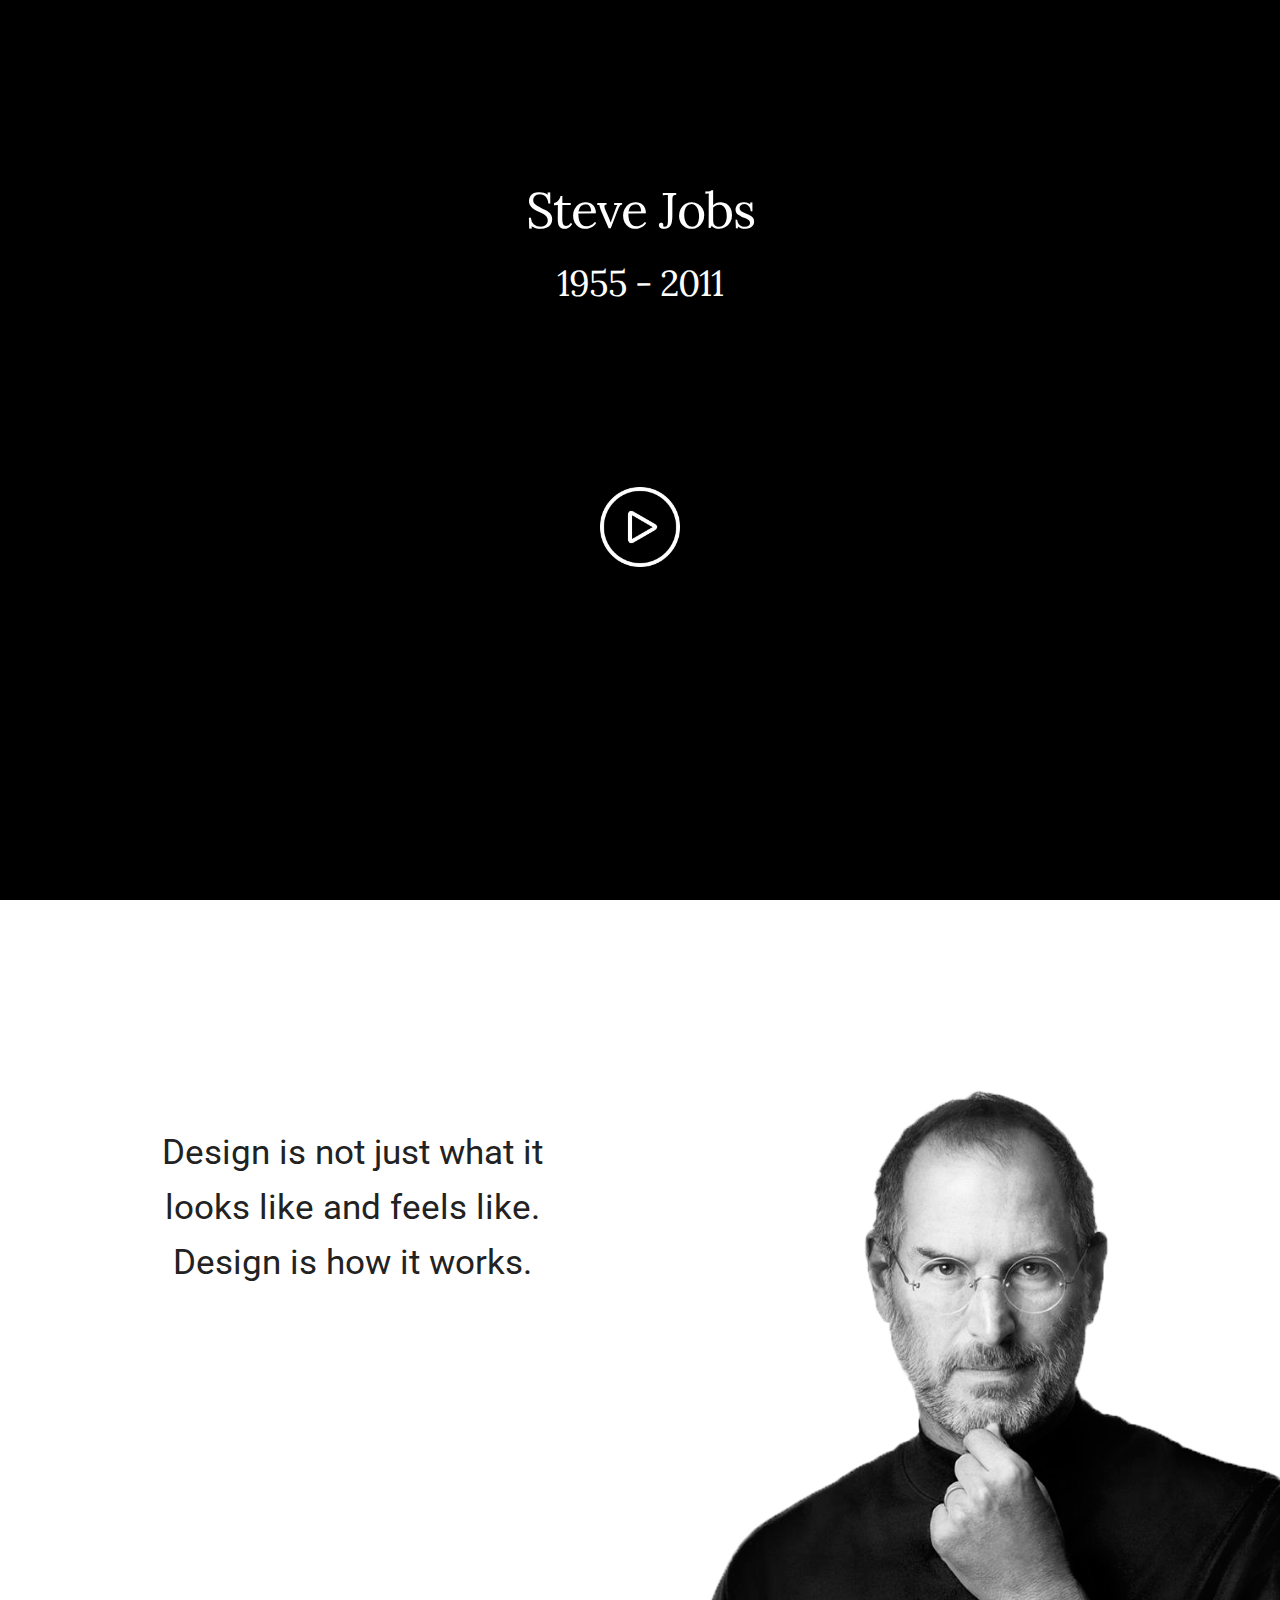
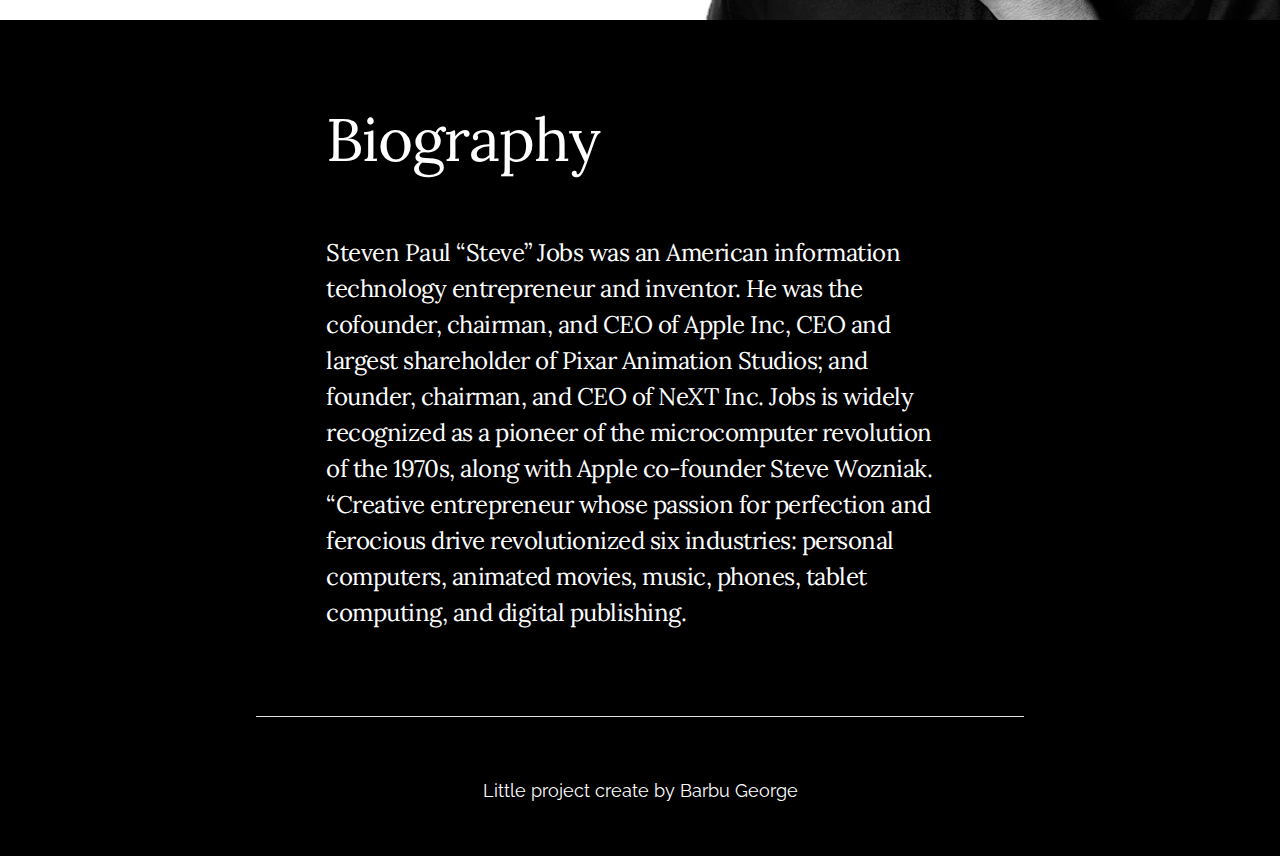
<file: tribute page/index.html>
<!DOCTYPE html>
<html lang="en">
<head>

  <meta charset="utf-8">
  <title>Steve Jobs</title>
  <meta name="description" content="A Steve Jobs tribute page.">
  <meta name="author" content="Barbu George">

  <meta name="viewport" content="width=device-width, initial-scale=1">

  <link href="//fonts.googleapis.com/css?family=Raleway:400,300,600" rel="stylesheet" type="text/css">
  <link href='https://fonts.googleapis.com/css?family=Lora:400,400italic,700,700italic' rel='stylesheet' type='text/css'>
  <link href='https://fonts.googleapis.com/css?family=Roboto:400,100,100italic,300,300italic,400italic,500,500italic,700,700italic,900,900italic' rel='stylesheet' type='text/css'>

  <link rel="stylesheet" href="css/main.css">
  <link rel="stylesheet" href="css/normalize.css">
  <link rel="stylesheet" href="css/skeleton.css">

  <link rel="icon" type="image/png" href="images/favicon.png">
  <link rel="stylesheet" href="https://maxcdn.bootstrapcdn.com/font-awesome/4.5.0/css/font-awesome.min.css">
</head>
<body>

  <div id="first-div">
    <div class="container">
      <div class="row">
        <div class="twelve columns" style="margin-top: 20vh">
          <h1 id="first-div-title">Steve Jobs</h1>
          <h3 id="first-div-subtitle">1955 - 2011</h3>
          <a href="https://www.youtube.com/watch?v=8rwsuXHA7RA"><img id="first-div-button" src="./images/Circular Play Button.png"></a>
        </div>
      </div>
    </div>
  </div>

  <div id="second-div">
    <div id="second-div-text"><div id="steve-jobs-quote">Design is not just what it looks like and feels like. Design is how it works.</div></div>
    <div id="second-div-image"><img id="steve-jobs-image" src="./images/steve-jobs.png"></div>
  </div>

  <div id="third-div">
    <div class="container">
      <div class="row">
        <div class="two columns"><br></div>
        <div class="eight columns" id="third-div-content">
          <h1 id="third-div-title">Biography</h1>
          <h5 id="third-div-text">Steven Paul “Steve” Jobs was an American information
technology entrepreneur and inventor. He was the cofounder,
chairman, and CEO of Apple Inc, CEO and largest shareholder
of Pixar Animation Studios; and founder, chairman, and CEO
of NeXT Inc. Jobs is widely recognized as a pioneer of the
microcomputer revolution of the 1970s, along with Apple
co-founder Steve Wozniak. “Creative entrepreneur whose
passion for perfection and ferocious drive revolutionized six
industries: personal computers, animated movies, music,
phones, tablet computing, and digital publishing.</p>
          </h5>
        </div>
        <div class="two columns"><br></div>
      </div>
      <hr width="80%">
    </div>
    <p id="author-text">Little project create by Barbu George</a></p>
  </div>

</body>
</html>
</file>
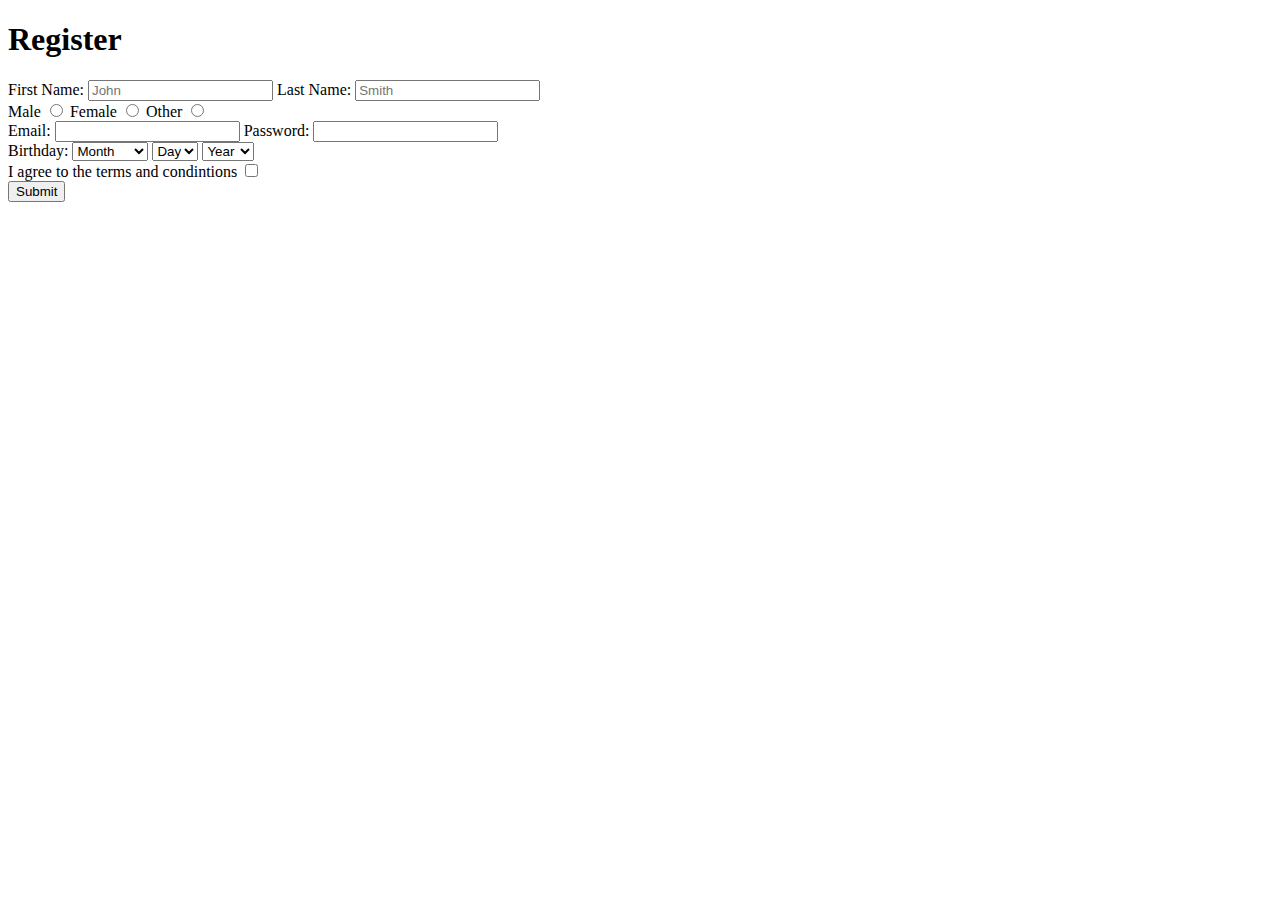
<file: formsAssignment.html>
<!DOCTYPE html>
<html>
<head>
	<title>Forms Assignment</title>
</head>
<body>

	<h1>Register</h1>

	<form>
		<label for="firstname">First Name:</label>
		<input id="firstname" type="text" name="Name" placeholder="John" required>

		<label for="lastname">Last Name:</label>
		<input id="lastname" type="text" name="Name" placeholder="Smith" required>
	</br>
	    <label for="male">Male</label>
	    <input id="male" type="radio" name="radio-choice" value="male" required>


	    <label for="female">Female</label>
	    <input id="female" type="radio" name="radio-choice" value="female" required>

	    <label for="other">Other</label>
	    <input id="other" type="radio" name="radio-choice" value="other" required>
    </br>

        <label for="email">Email:</label>
        <input id="email" type="email" name="" required>
        <label for="password">Password:</label>
        <input id="password" type="password" minlength="5" maxlength="10" required>
    </br>

        <label for="birthday">Birthday:</label>
        <select id="birthday" name="Month" >
        	<option>Month</option>
        	<option>January</option>
        	<option>February</option>
        	<option>March</option>
        </select>

        <select name="Day">
        	<option>Day</option>
        	<option>1</option>
        	<option>2</option>
        	<option>3</option>
        </select>

        <select name="Year">
        	<option>Year</option>
        	<option>1998</option>
        	<option>2012</option>
        	<option>2011</option>
        </select>
    </br>
    
    <label for="agree">I agree to the terms and condintions</label>    
    <input id="agree" type="checkbox" name="">
    </br>



    <input type="submit">
	</form>

</body>
</html>
</file>
<file: tribute page/css/main.css>
/* ----- HTML ----- */
html {
  font-size: 12px;
}

/* ----- Fist div ----- */

#first-div {
  background-color: #000;
  min-height: 100vh;
}

#first-div-title {
  color: #fff;
  text-align: center;
  font-family: 'Lora', serif;
}

#first-div-subtitle {
  color: #fff;
  text-align: center;
  font-family: 'Lora', serif;
}

#first-div-button {
  display: block;
  margin-left: auto;
  margin-right: auto;
  max-width: 80px;
  max-height: 80px;
  margin-top: 20vh;
}

/* ----- Second div ----- */
#second-div {
  background-color: #fff;
  min-height: 80vh;
  display: flex;
  flex-direction: row;
  flex-wrap: wrap;
  justify-content: flex-end;
}

#second-div-text {
  order: 1;
  flex-grow: 1;
  min-width: 30%;
  margin-top: 25vh;
  font-size: 2.3em;
  font-family: 'Roboto', sans-serif;
  text-align: center;
  font-weight: 400;
  margin-bottom: 25vh;
}

#steve-jobs-quote {
  max-width: 400px;
  margin-left: auto;
  margin-right: auto;
}

#second-div-image {
  order: 2;
  flex-grow: 1;
  min-width: 45%;
  align-self: flex-end;
  max-width: 500px;
}

#steve-jobs-image {
  max-width: 100%;
  box-sizing: border-box;
  float: right;
}

/* ----- Third div ----- */
#third-div {
  background-color: #000;
  /* min-height: 100vh; */
  padding-bottom: 2vw;
  padding-right: 2vw;
  padding-left: 2vw;
}

#third-div-content {
  color: #fff;
  font-family: 'Lora', serif;
  margin-top: 5.5em;
  margin-bottom: 2em;
}

#third-div-title {
  font-size: 4em;
}

#third-div-text {
  margin-top: 2.5em;
  font-size: em;
}

#author-text {
  color: #fff;
  font-size: 1.2em;
  text-align: center;
  margin-top: 2vw;
}
</file>
<file: tribute page/css/skeleton.css>
/*
* Skeleton V2.0.4
* Copyright 2014, Dave Gamache
* www.getskeleton.com
* Free to use under the MIT license.
* http://www.opensource.org/licenses/mit-license.php
* 12/29/2014
*/


/* Table of contents
––––––––––––––––––––––––––––––––––––––––––––––––––
- Grid
- Base Styles
- Typography
- Links
- Buttons
- Forms
- Lists
- Code
- Tables
- Spacing
- Utilities
- Clearing
- Media Queries
*/


/* Grid
–––––––––––––––––––––––––––––––––––––––––––––––––– */
.container {
  position: relative;
  width: 100%;
  max-width: 960px;
  margin: 0 auto;
  padding: 0 20px;
  box-sizing: border-box; }
.column,
.columns {
  width: 100%;
  float: left;
  box-sizing: border-box; }

/* For devices larger than 400px */
@media (min-width: 400px) {
  .container {
    width: 85%;
    padding: 0; }
}

/* For devices larger than 550px */
@media (min-width: 550px) {
  .container {
    width: 80%; }
  .column,
  .columns {
    margin-left: 4%; }
  .column:first-child,
  .columns:first-child {
    margin-left: 0; }

  .one.column,
  .one.columns                    { width: 4.66666666667%; }
  .two.columns                    { width: 13.3333333333%; }
  .three.columns                  { width: 22%;            }
  .four.columns                   { width: 30.6666666667%; }
  .five.columns                   { width: 39.3333333333%; }
  .six.columns                    { width: 48%;            }
  .seven.columns                  { width: 56.6666666667%; }
  .eight.columns                  { width: 65.3333333333%; }
  .nine.columns                   { width: 74.0%;          }
  .ten.columns                    { width: 82.6666666667%; }
  .eleven.columns                 { width: 91.3333333333%; }
  .twelve.columns                 { width: 100%; margin-left: 0; }

  .one-third.column               { width: 30.6666666667%; }
  .two-thirds.column              { width: 65.3333333333%; }

  .one-half.column                { width: 48%; }

  /* Offsets */
  .offset-by-one.column,
  .offset-by-one.columns          { margin-left: 8.66666666667%; }
  .offset-by-two.column,
  .offset-by-two.columns          { margin-left: 17.3333333333%; }
  .offset-by-three.column,
  .offset-by-three.columns        { margin-left: 26%;            }
  .offset-by-four.column,
  .offset-by-four.columns         { margin-left: 34.6666666667%; }
  .offset-by-five.column,
  .offset-by-five.columns         { margin-left: 43.3333333333%; }
  .offset-by-six.column,
  .offset-by-six.columns          { margin-left: 52%;            }
  .offset-by-seven.column,
  .offset-by-seven.columns        { margin-left: 60.6666666667%; }
  .offset-by-eight.column,
  .offset-by-eight.columns        { margin-left: 69.3333333333%; }
  .offset-by-nine.column,
  .offset-by-nine.columns         { margin-left: 78.0%;          }
  .offset-by-ten.column,
  .offset-by-ten.columns          { margin-left: 86.6666666667%; }
  .offset-by-eleven.column,
  .offset-by-eleven.columns       { margin-left: 95.3333333333%; }

  .offset-by-one-third.column,
  .offset-by-one-third.columns    { margin-left: 34.6666666667%; }
  .offset-by-two-thirds.column,
  .offset-by-two-thirds.columns   { margin-left: 69.3333333333%; }

  .offset-by-one-half.column,
  .offset-by-one-half.columns     { margin-left: 52%; }

}


/* Base Styles
–––––––––––––––––––––––––––––––––––––––––––––––––– */
/* NOTE
html is set to 62.5% so that all the REM measurements throughout Skeleton
are based on 10px sizing. So basically 1.5rem = 15px :) */
html {
  font-size: 62.5%; }
body {
  font-size: 1.5em; /* currently ems cause chrome bug misinterpreting rems on body element */
  line-height: 1.6;
  font-weight: 400;
  font-family: "Raleway", "HelveticaNeue", "Helvetica Neue", Helvetica, Arial, sans-serif;
  color: #222; }


/* Typography
–––––––––––––––––––––––––––––––––––––––––––––––––– */
h1, h2, h3, h4, h5, h6 {
  margin-top: 0;
  margin-bottom: 2rem;
  font-weight: 300; }
h1 { font-size: 4.0rem; line-height: 1.2;  letter-spacing: -.1rem;}
h2 { font-size: 3.6rem; line-height: 1.25; letter-spacing: -.1rem; }
h3 { font-size: 3.0rem; line-height: 1.3;  letter-spacing: -.1rem; }
h4 { font-size: 2.4rem; line-height: 1.35; letter-spacing: -.08rem; }
h5 { font-size: 1.8rem; line-height: 1.5;  letter-spacing: -.05rem; }
h6 { font-size: 1.5rem; line-height: 1.6;  letter-spacing: 0; }

/* Larger than phablet */
@media (min-width: 550px) {
  h1 { font-size: 5.0rem; }
  h2 { font-size: 4.2rem; }
  h3 { font-size: 3.6rem; }
  h4 { font-size: 3.0rem; }
  h5 { font-size: 2.4rem; }
  h6 { font-size: 1.5rem; }
}

p {
  margin-top: 0; }


/* Links
–––––––––––––––––––––––––––––––––––––––––––––––––– */
a {
  color: #1EAEDB; }
a:hover {
  color: #0FA0CE; }


/* Buttons
–––––––––––––––––––––––––––––––––––––––––––––––––– */
.button,
button,
input[type="submit"],
input[type="reset"],
input[type="button"] {
  display: inline-block;
  height: 38px;
  padding: 0 30px;
  color: #555;
  text-align: center;
  font-size: 11px;
  font-weight: 600;
  line-height: 38px;
  letter-spacing: .1rem;
  text-transform: uppercase;
  text-decoration: none;
  white-space: nowrap;
  background-color: transparent;
  border-radius: 4px;
  border: 1px solid #bbb;
  cursor: pointer;
  box-sizing: border-box; }
.button:hover,
button:hover,
input[type="submit"]:hover,
input[type="reset"]:hover,
input[type="button"]:hover,
.button:focus,
button:focus,
input[type="submit"]:focus,
input[type="reset"]:focus,
input[type="button"]:focus {
  color: #333;
  border-color: #888;
  outline: 0; }
.button.button-primary,
button.button-primary,
input[type="submit"].button-primary,
input[type="reset"].button-primary,
input[type="button"].button-primary {
  color: #FFF;
  background-color: #33C3F0;
  border-color: #33C3F0; }
.button.button-primary:hover,
button.button-primary:hover,
input[type="submit"].button-primary:hover,
input[type="reset"].button-primary:hover,
input[type="button"].button-primary:hover,
.button.button-primary:focus,
button.button-primary:focus,
input[type="submit"].button-primary:focus,
input[type="reset"].button-primary:focus,
input[type="button"].button-primary:focus {
  color: #FFF;
  background-color: #1EAEDB;
  border-color: #1EAEDB; }


/* Forms
–––––––––––––––––––––––––––––––––––––––––––––––––– */
input[type="email"],
input[type="number"],
input[type="search"],
input[type="text"],
input[type="tel"],
input[type="url"],
input[type="password"],
textarea,
select {
  height: 38px;
  padding: 6px 10px; /* The 6px vertically centers text on FF, ignored by Webkit */
  background-color: #fff;
  border: 1px solid #D1D1D1;
  border-radius: 4px;
  box-shadow: none;
  box-sizing: border-box; }
/* Removes awkward default styles on some inputs for iOS */
input[type="email"],
input[type="number"],
input[type="search"],
input[type="text"],
input[type="tel"],
input[type="url"],
input[type="password"],
textarea {
  -webkit-appearance: none;
     -moz-appearance: none;
          appearance: none; }
textarea {
  min-height: 65px;
  padding-top: 6px;
  padding-bottom: 6px; }
input[type="email"]:focus,
input[type="number"]:focus,
input[type="search"]:focus,
input[type="text"]:focus,
input[type="tel"]:focus,
input[type="url"]:focus,
input[type="password"]:focus,
textarea:focus,
select:focus {
  border: 1px solid #33C3F0;
  outline: 0; }
label,
legend {
  display: block;
  margin-bottom: .5rem;
  font-weight: 600; }
fieldset {
  padding: 0;
  border-width: 0; }
input[type="checkbox"],
input[type="radio"] {
  display: inline; }
label > .label-body {
  display: inline-block;
  margin-left: .5rem;
  font-weight: normal; }


/* Lists
–––––––––––––––––––––––––––––––––––––––––––––––––– */
ul {
  list-style: circle inside; }
ol {
  list-style: decimal inside; }
ol, ul {
  padding-left: 0;
  margin-top: 0; }
ul ul,
ul ol,
ol ol,
ol ul {
  margin: 1.5rem 0 1.5rem 3rem;
  font-size: 90%; }
li {
  margin-bottom: 1rem; }


/* Code
–––––––––––––––––––––––––––––––––––––––––––––––––– */
code {
  padding: .2rem .5rem;
  margin: 0 .2rem;
  font-size: 90%;
  white-space: nowrap;
  background: #F1F1F1;
  border: 1px solid #E1E1E1;
  border-radius: 4px; }
pre > code {
  display: block;
  padding: 1rem 1.5rem;
  white-space: pre; }


/* Tables
–––––––––––––––––––––––––––––––––––––––––––––––––– */
th,
td {
  padding: 12px 15px;
  text-align: left;
  border-bottom: 1px solid #E1E1E1; }
th:first-child,
td:first-child {
  padding-left: 0; }
th:last-child,
td:last-child {
  padding-right: 0; }


/* Spacing
–––––––––––––––––––––––––––––––––––––––––––––––––– */
button,
.button {
  margin-bottom: 1rem; }
input,
textarea,
select,
fieldset {
  margin-bottom: 1.5rem; }
pre,
blockquote,
dl,
figure,
table,
p,
ul,
ol,
form {
  margin-bottom: 2.5rem; }


/* Utilities
–––––––––––––––––––––––––––––––––––––––––––––––––– */
.u-full-width {
  width: 100%;
  box-sizing: border-box; }
.u-max-full-width {
  max-width: 100%;
  box-sizing: border-box; }
.u-pull-right {
  float: right; }
.u-pull-left {
  float: left; }


/* Misc
–––––––––––––––––––––––––––––––––––––––––––––––––– */
hr {
  margin-top: 3rem;
  margin-bottom: 3.5rem;
  border-width: 0;
  border-top: 1px solid #E1E1E1; }


/* Clearing
–––––––––––––––––––––––––––––––––––––––––––––––––– */

/* Self Clearing Goodness */
.container:after,
.row:after,
.u-cf {
  content: "";
  display: table;
  clear: both; }


/* Media Queries
–––––––––––––––––––––––––––––––––––––––––––––––––– */
/*
Note: The best way to structure the use of media queries is to create the queries
near the relevant code. For example, if you wanted to change the styles for buttons
on small devices, paste the mobile query code up in the buttons section and style it
there.
*/


/* Larger than mobile */
@media (min-width: 400px) {}

/* Larger than phablet (also point when grid becomes active) */
@media (min-width: 550px) {}

/* Larger than tablet */
@media (min-width: 750px) {}

/* Larger than desktop */
@media (min-width: 1000px) {}

/* Larger than Desktop HD */
@media (min-width: 1200px) {}
</file>
